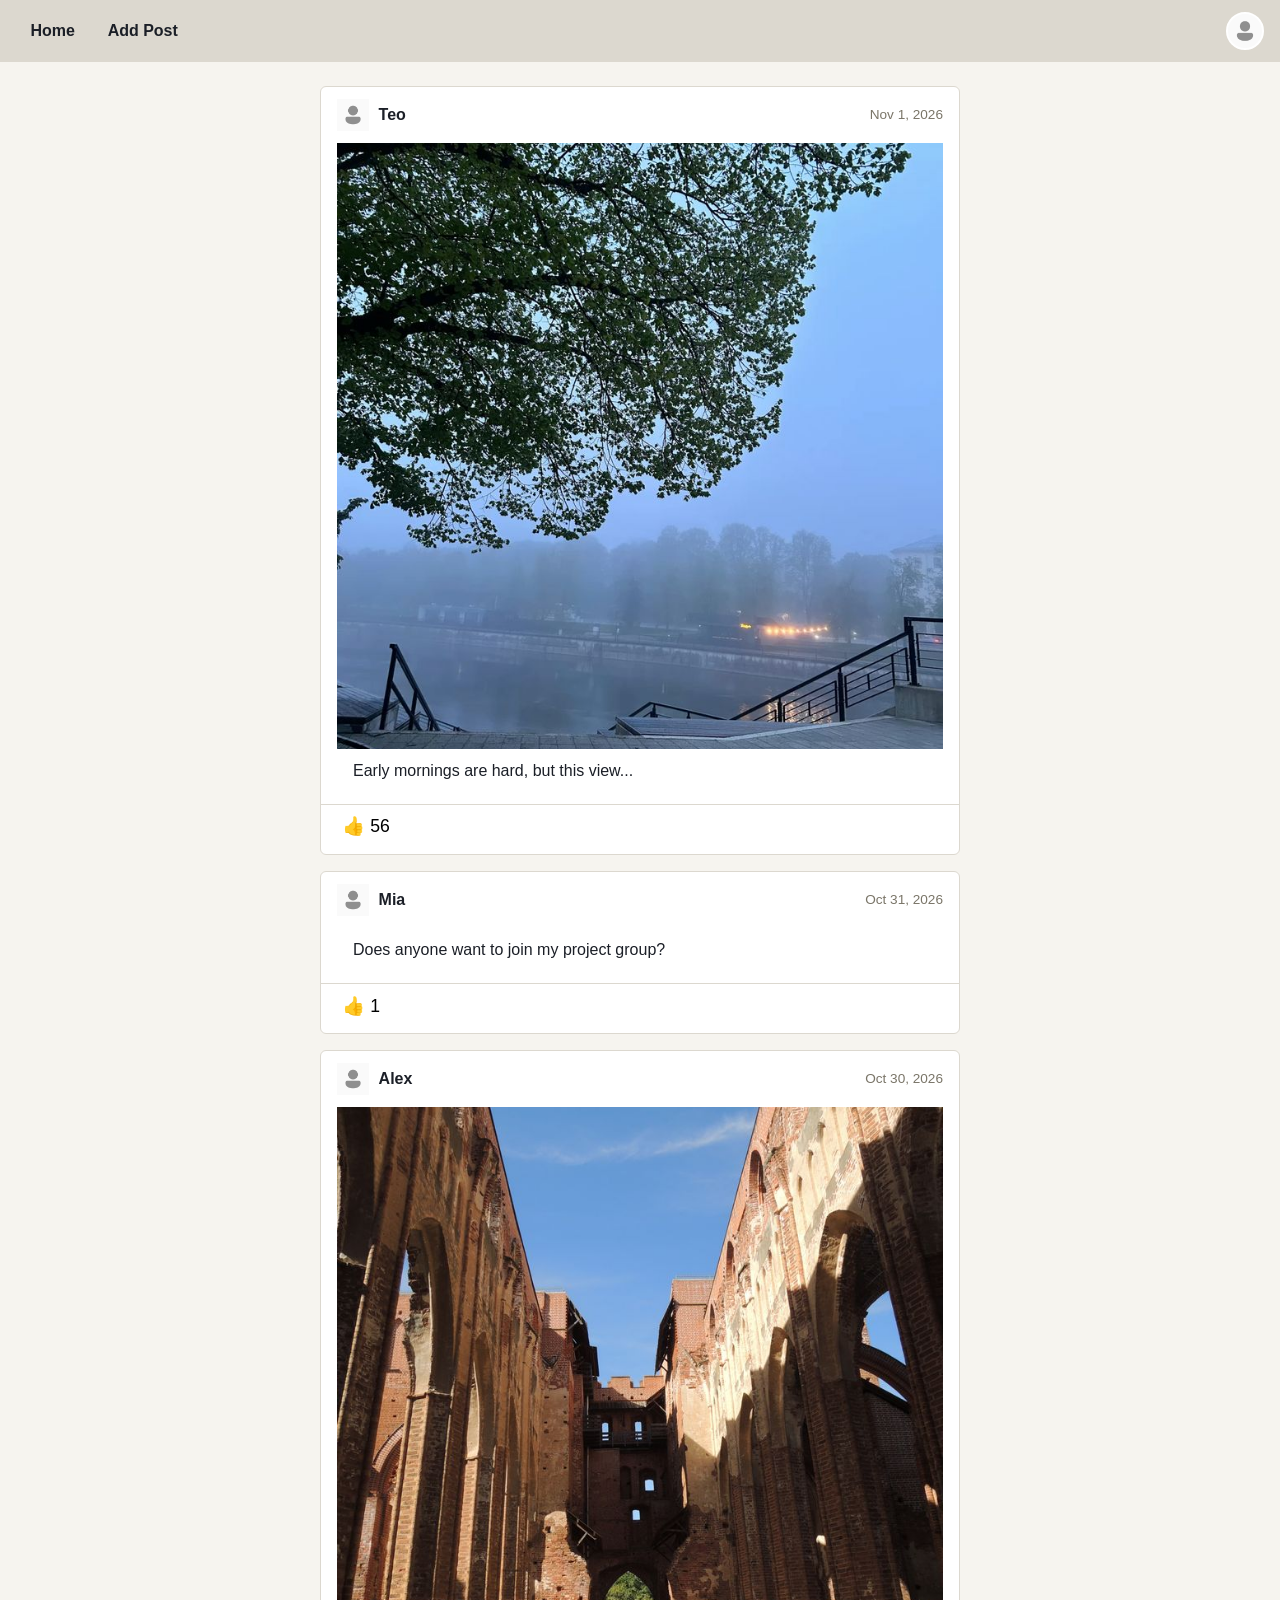
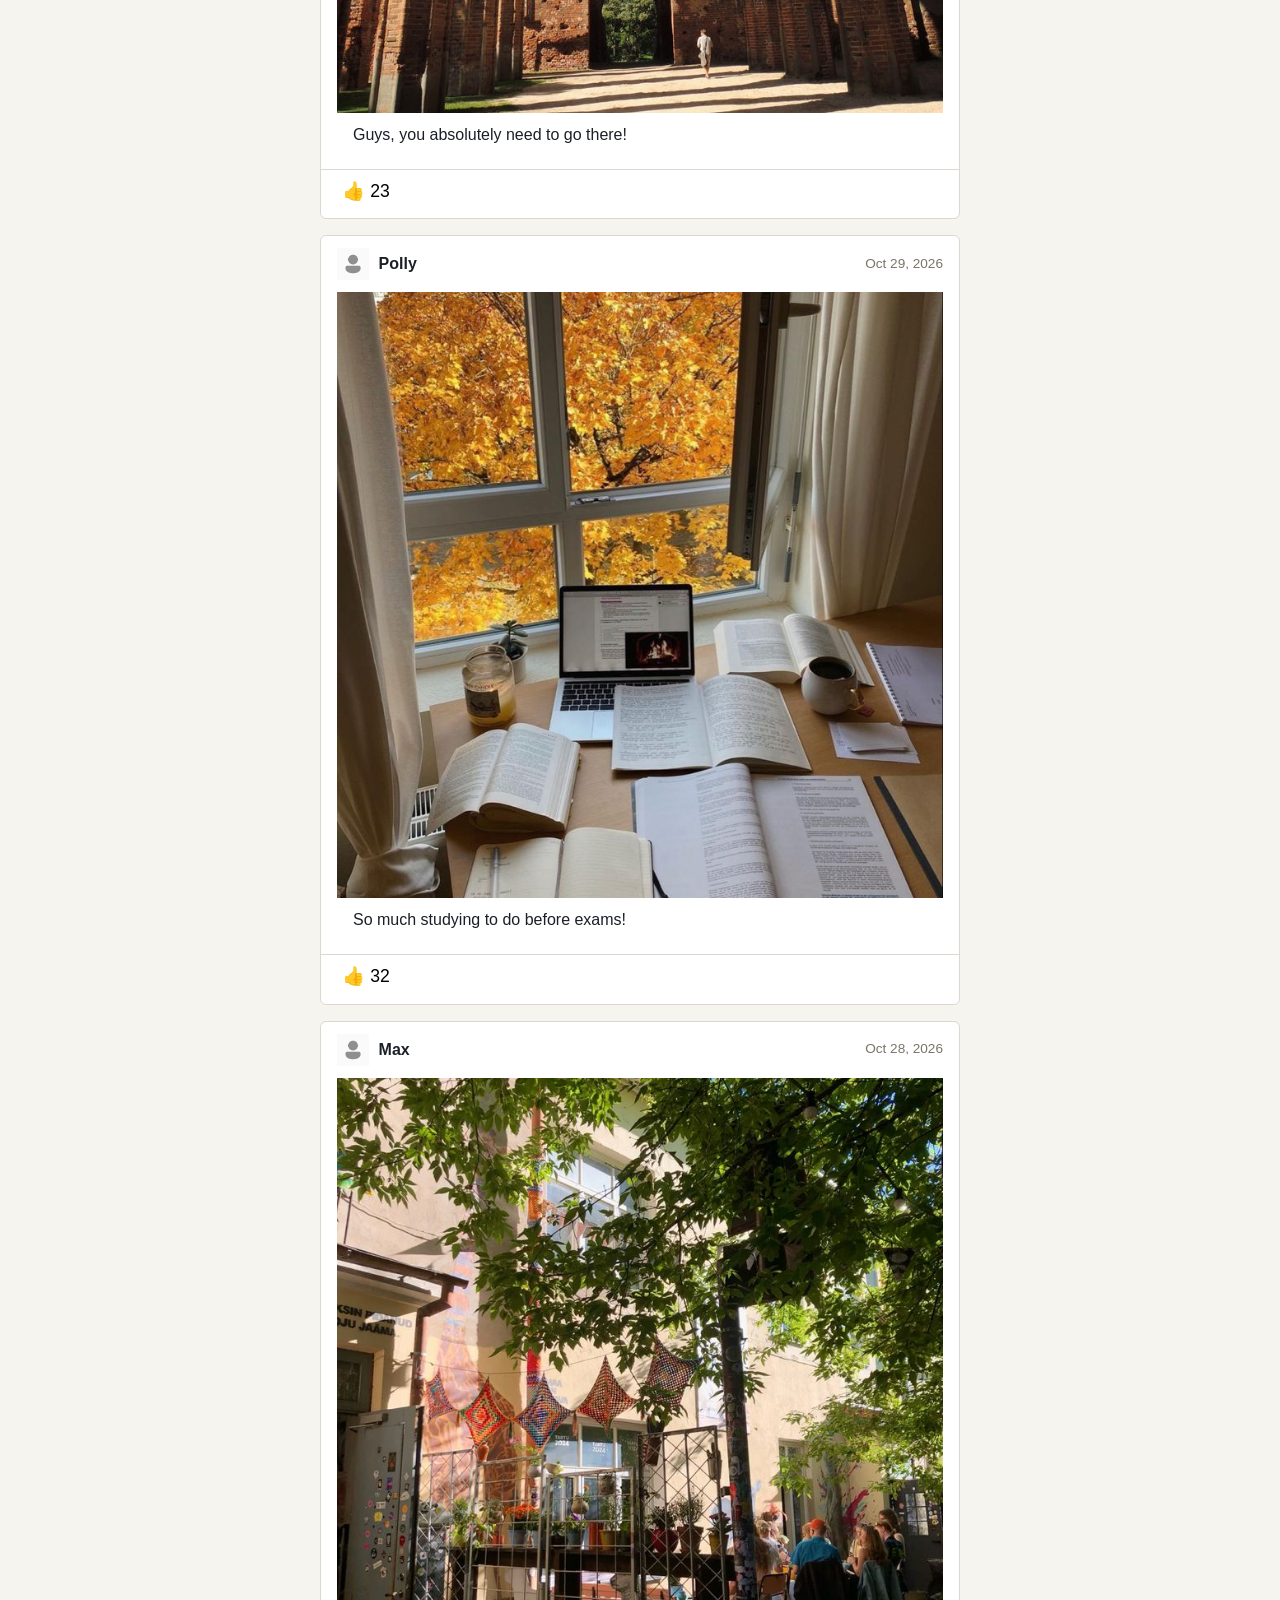
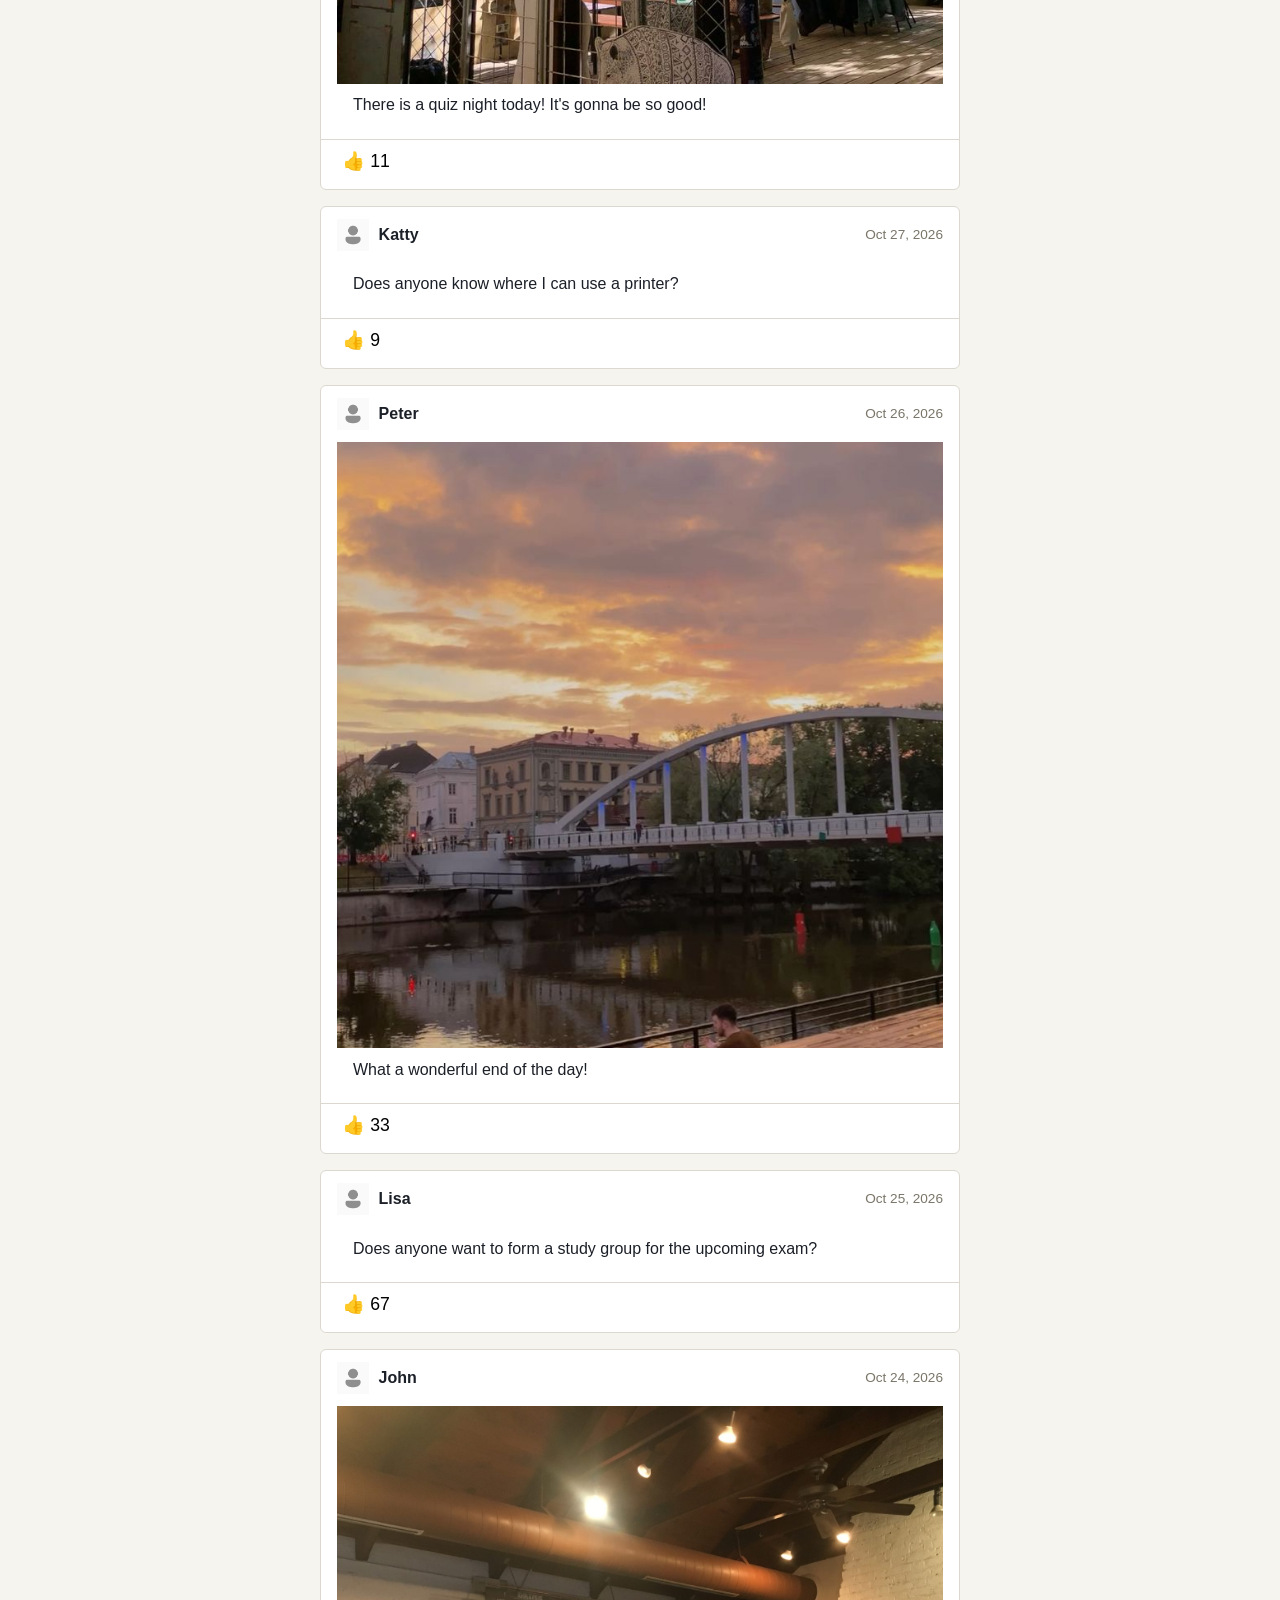
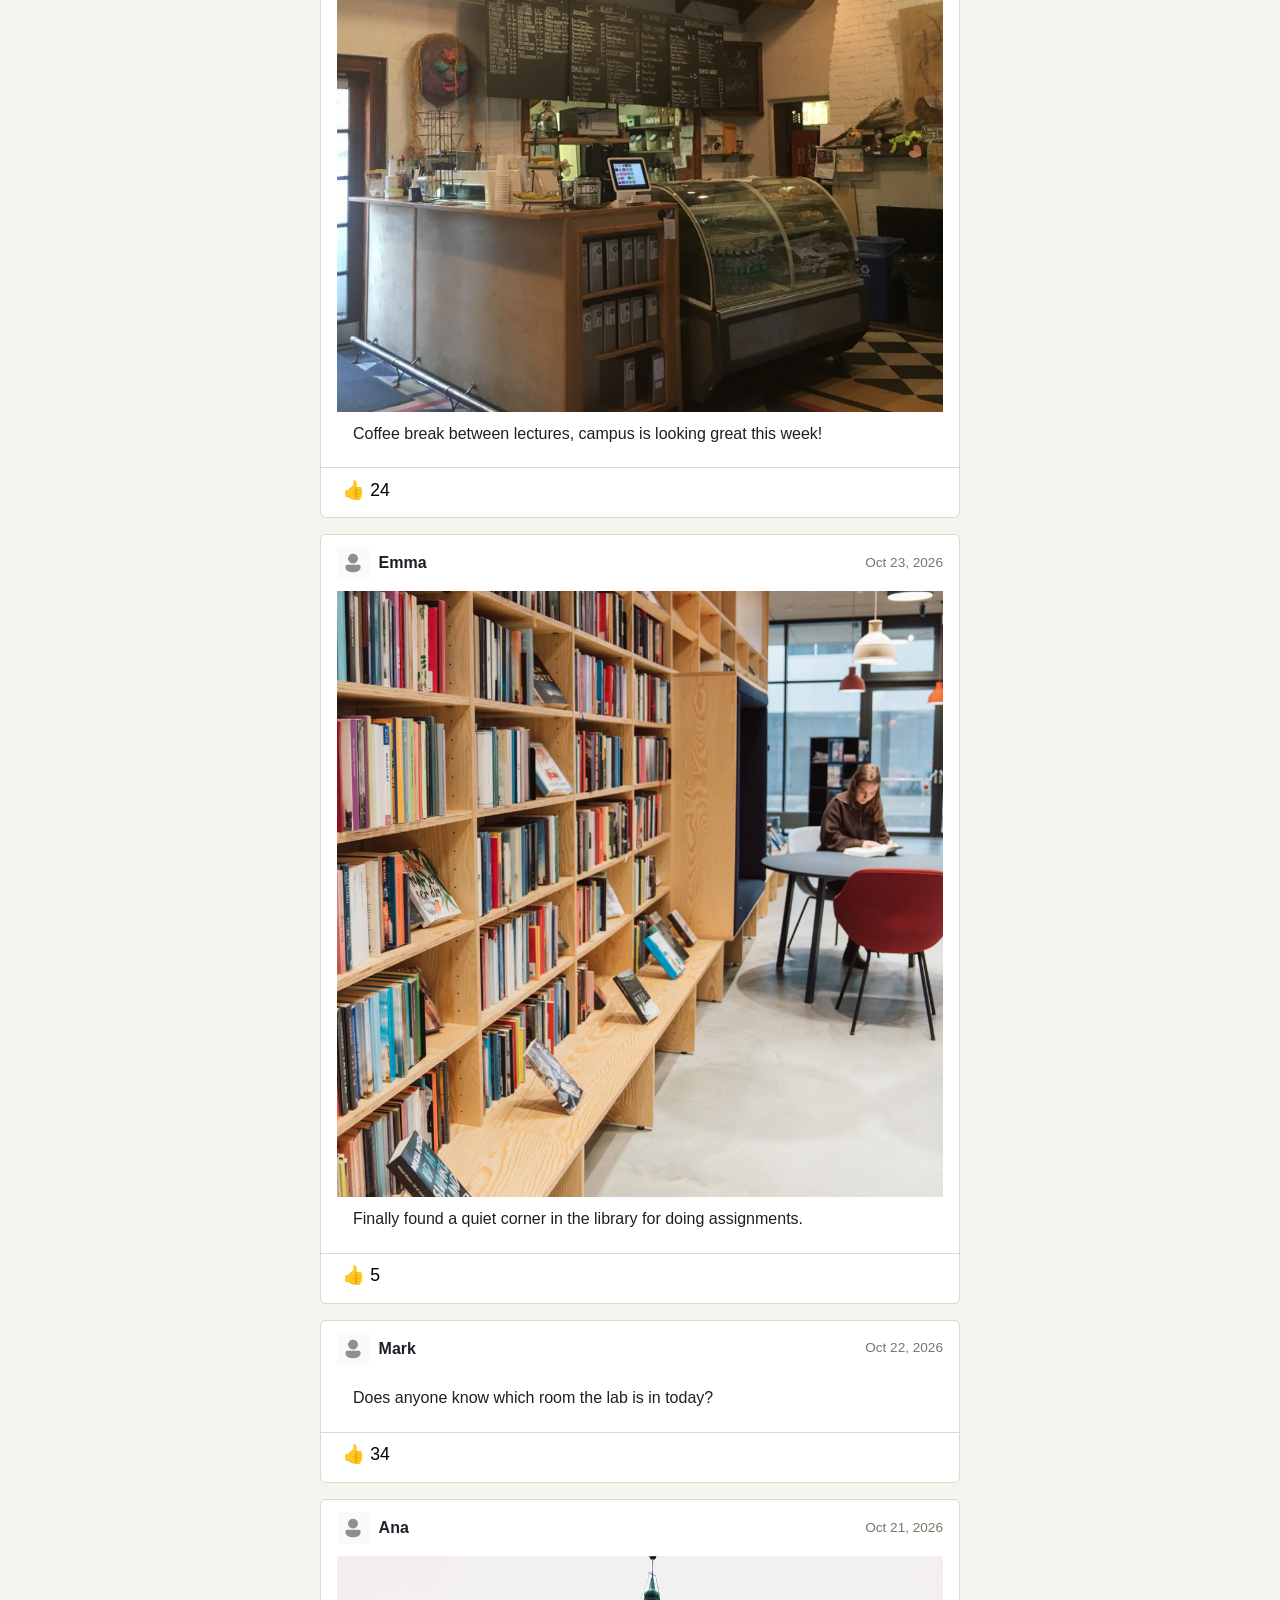
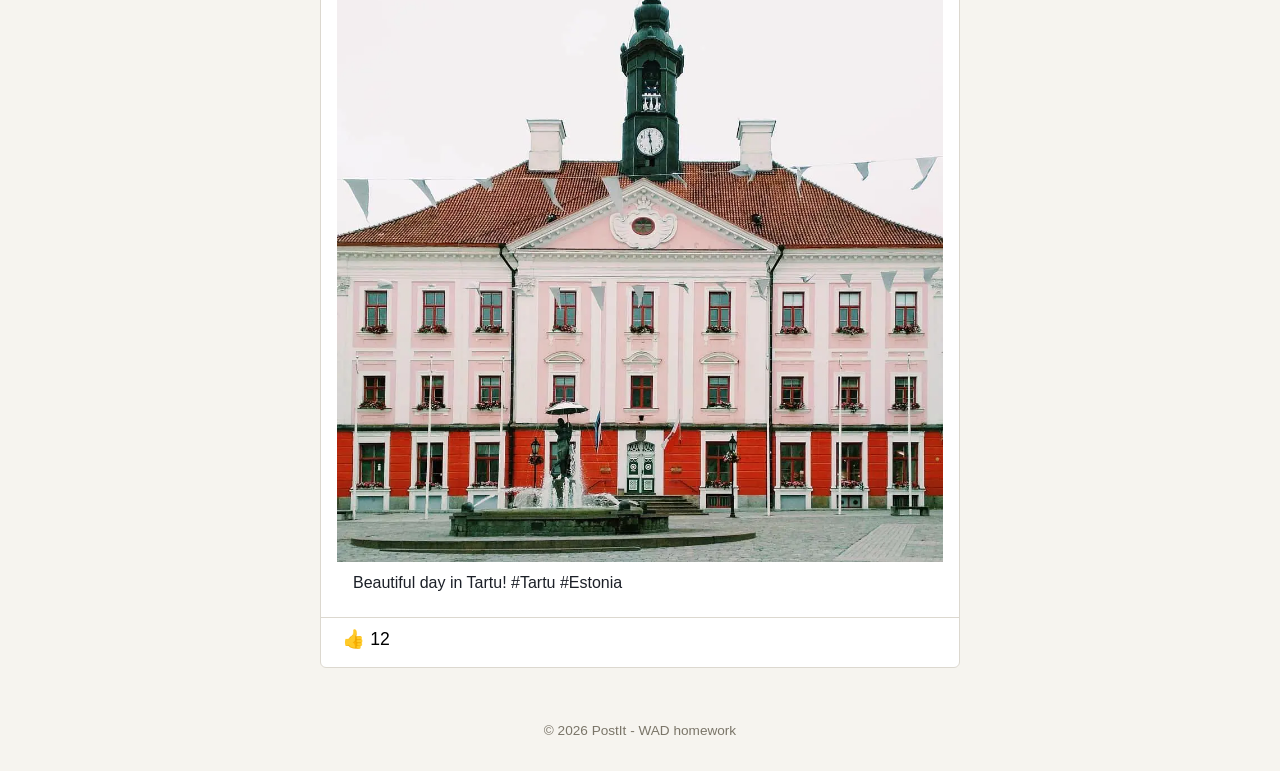
<file: index.html>
<!doctype html>
<html lang="en">

<head>
  <meta charset="UTF-8" />
  <meta name="viewport" content="width=device-width, initial-scale=1.0" />
  <!-- mobile usage -->
  <title>PostIt - Home</title>
  <link rel="stylesheet" href="index.css" />
</head>

<body>
  <!-- header: navigation links + account avatar -->
  <header>
    <nav>
      <!--navigation links-->
      <a href="index.html">Home</a>
      <a href="addPost.html">Add Post</a>
    </nav>
    <!-- avatar links to the login page -->
    <!-- aria-label for accessibility since the link contains only an image -->
    <div class="user-menu">
      <div class="avatar-btn" id="avatar-btn" style="cursor: pointer" aria-label="Account">
        <img src="images/daweid-icon-7797704_1920.png" alt="User Avatar" width="32" height="32" />
      </div>
    </div>
  </header>

  <!-- dropdown menu -->
  <div class="dropdown-menu" id="menu">
    <p>John Doe</p>
    <p>john.doe@ut.ee</p>
    <hr />
    <a href="login.html">Logout</a>
  </div>

  <!-- main: post feed -->
  <main>
    <!-- the posts are no longer added by hand:
                script.js fetches posts.js and creates one <arcitle class="post">
                for each post, then adds it into this empty section -->
    <section class="feed" id="feed" aria-label="Posts"></section>
  </main>

  <!-- footer -->
  <footer class="footer">
    <p>&copy; 2026 PostIt - WAD homework</p>
  </footer>

  <!-- all the logic (fetch, creating posts, like buttons) lives in script.js -->
  <script src="script.js" defer></script>
</body>

</html>
</file>
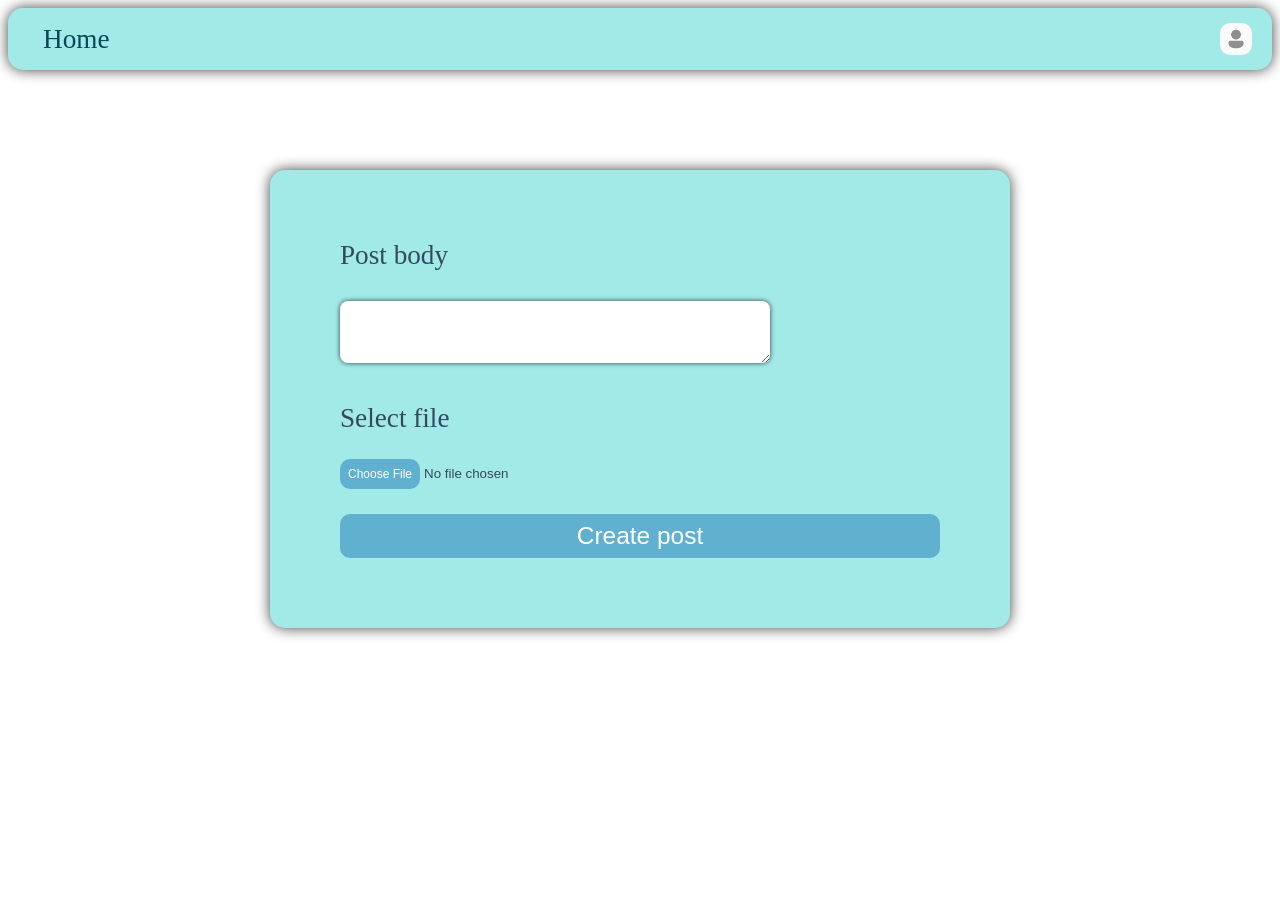
<file: addPost.html>
<!doctype html>
<html lang="en">

<head>
  <meta charset="UTF-8" />
  <meta name="viewport" content="width=device-width, initial-scale=1.0" />
  <title>Add Post</title>
  <link rel="stylesheet" href="addPost.css" />
</head>

<body>
  <header class="post_header">
    <nav>
      <a href="index.html" class="post_redirect">Home</a>
      <!-- navigation to home-->
    </nav>
    <div class="user-menu">
      <div class="avatar-btn" id="avatar-btn" style="cursor: pointer" aria-label="Account">
        <img class="avatar-img" src="images/daweid-icon-7797704_1920.png" alt="User Avatar" width="32" height="32" />
      </div>
    </div>
  </header>
  <!-- dropdown menu -->
  <div class="dropdown-menu" id="menu">
    <p>John Doe</p>
    <p>john.doe@ut.ee</p>
    <hr />
    <a href="login.html">Logout</a>
  </div>
  <main>
    <article class="post_section">
      <form action="index.html" class="post_form" method="get">
        <!-- form for adding post -->
        <label for="pbody">Post body </label>
        <textarea id="pbody" class="post_input"></textarea>
        <!-- area for post text -->

        <label for="file_upload"> Select file </label>
        <input type="file" id="file_upload" class="post_file" />
        <!-- enabling file uploading -->
        <input type="submit" class="post_submit" value="Create post" />
        <!-- create post button -->
      </form>
    </article>
  </main>
  <script src="script.js" defer></script>
</body>

</html>
</file>
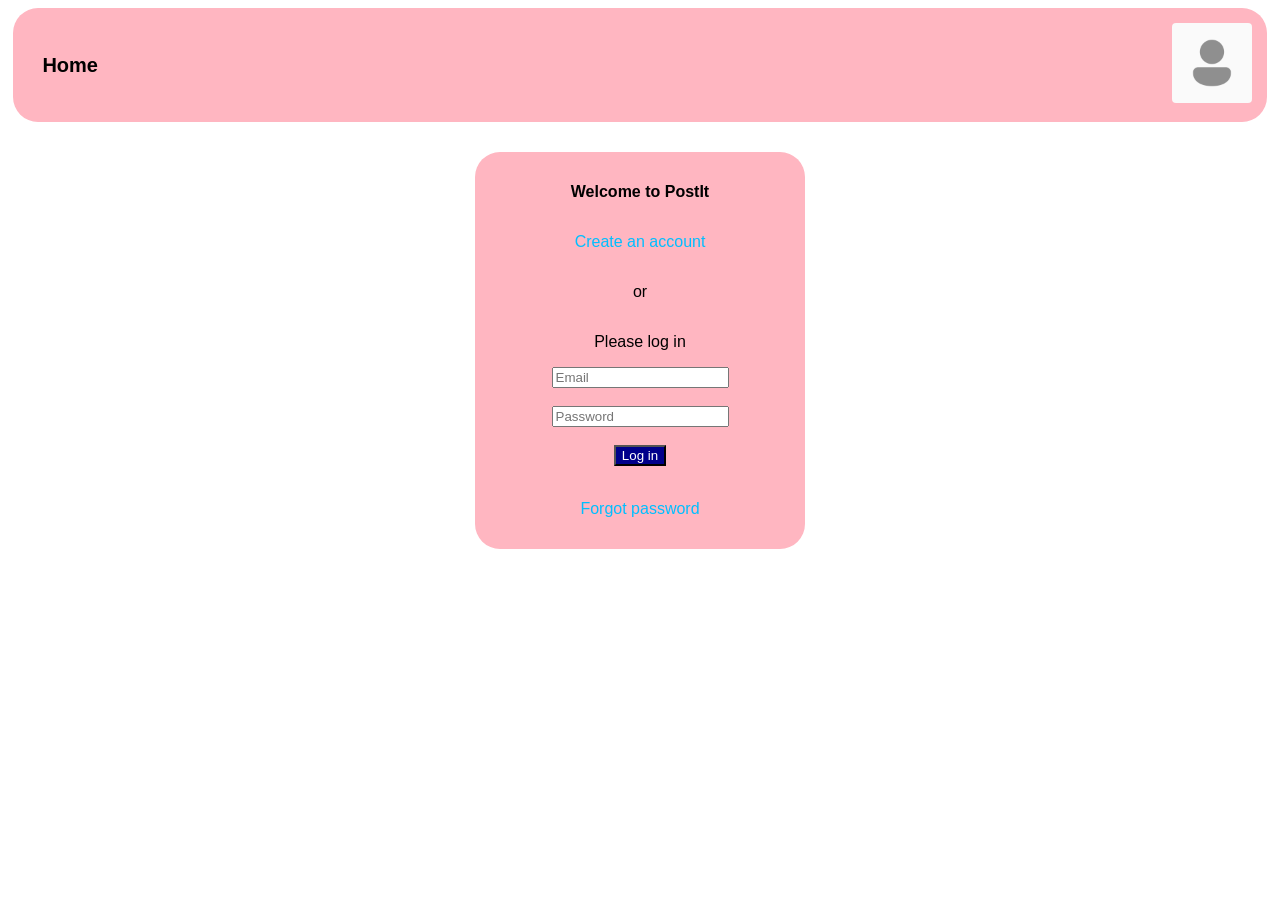
<file: login.html>
<!DOCTYPE html>
<html class="html" lang="en">

<head>
    <meta charset="UTF-8">
    <meta name="viewport" content="width=device-width, initial-scale=1.0"> <!-- mobile usage -->
    <link rel="stylesheet" href="login.css">
    <title>PostIt - Login</title>
</head>


<body>

    <!-- menu bar -->
    <header>
        <a href="index.html">Home</a> <!-- navigates to home -->
        <nav>
            <img src="images/daweid-icon-7797704_1920.png" alt="User Avatar" width="80" height="80">
            <!-- profile icon -->
        </nav>
    </header>

    <!-- login box -->
    <form action="index.html" method="get"> <!-- login button redirects to home -->
        <p><strong>Welcome to PostIt</strong></p>
        <p class="blue"> Create an account</p>
        <p>or</p>
        <p>Please log in</p>
        <input type="email" placeholder="Email" required><br> <!-- input box -->
        <input type="password" placeholder="Password" required><br> <!-- input box -->
        <button class="logInButton">Log in</button><br>
        <p class="blue">Forgot password</p>
    </form>

</body>

</html>
</file>
<file: index.css>
:root {
    --ink: #1b1f27;
    /* main text color */
    --paper: #f6f4ef;
    /* page background color */
    --card: #ffffff;
    /* background of post cards */
    --line: #dcd8cf;
    /* borders and header background */
    --accent: #2c4a6e;
    /* accent color (hover, liked state) */
    --accent-hover: #203854;
    /* darker accent color */
    --muted: #7a7568;
    /* grey text: dates, footer*/
}

/*make width/height include padding and border, so sizes are more predictable */
* {
    box-sizing: border-box;
    font-family: "Segoe UI", Helvetica, Arial, sans-serif;
}

/* base page styles */
body {
    margin: 0;
    background-color: var(--paper);
    color: var(--ink);
    line-height: 1.5;
    /* more readable spacing between lines */
}

/* header and navigation styles */

/* top bar: nav links on the left, avatar on the right */
header {
    display: flex;
    align-items: center;
    /* vertically center the items */
    justify-content: space-between;
    /* push nav left and avatar right */
    background: var(--line);
    padding: 0.75rem 1rem;
}

/* row of link (home, add post) */
nav {
    display: flex;
    gap: 0.25rem;
    /* small space between links */
}

nav a {
    padding: 0.4rem 0.9rem;
    border-radius: 4px;
    color: var(--ink);
    text-decoration: none;
    /* no underline */
    font-weight: 600;
    transition: background-color 0.25s ease;
    /* smooth hover effect */
}

/* hover effect: dark blue background with white text */
nav a:hover {
    background-color: var(--accent);
    color: #fff;
}

/* avatar (round profile picture)
   used twice: in header (post link) and in each post header */
.avatar-btn {
    width: 38px;
    height: 38px;
    border-radius: 50%;
    /* makes the square into a circle */
    background: #ffffff;
    border: 2px solid #fff;
    overflow: hidden;
    /* crop the image to the circle */
    display: block;
}

/* image fills the circle without being stretched */
.avatar-btn img {
    width: 100%;
    height: 100%;
    object-fit: cover;
    /* crop instead of distorting */
}

/* main content area */

/* centre the feed horizontally */
main {
    display: flex;
    justify-content: center;
    padding: 1.5rem;
}

/* vertical list of posts, max 640px wide */
.feed {
    display: flex;
    flex-direction: column;
    /* stack posts top to bottom */
    gap: 1rem;
    /* space between posts */
    width: 100%;
    max-width: 640px;
}

/* individual post card */
.post {
    background: var(--card);
    border: 1px solid var(--line);
    border-radius: 6px;
    overflow: hidden;
    /* keeps the image inside the rounded corners */

}

/* top row of a post: avatar, username, date
    ">" means only a .post-header that is a direct child of .post */
.post>.post-header {
    display: flex;
    align-items: center;
    gap: 0.6rem;
    padding: 0.75rem 1rem;
}

/* smaller avatar in the post header (overrides the 38px default above) */
.post-header .avatar {
    width: 32px;
    height: 32px;
    background: var(--paper);
    font-size: 1px solid var(--line);
}

/* date: grey, small, pushed to the far right of the row
    (margin-left: auto takes up all the free space on the left) */
.post-header time {
    margin-left: auto;
    color: var(--muted);
    font-size: 0.85rem;
}

/* "+" = the .post-body that comes directly after the .post-header */
.post-header+.post-body {
    padding: 0 1rem 0.75rem;
}

/* post image: full width, always square, cropped to fit */
.post-body img {
    display: block;
    /* removes the small gap under inline images */
    width: 100%;
    aspect-ratio: 1/1;
    object-fit: cover;
}

/* post text*/
.post-body p {
    margin: 0.6rem 1rem;
}

/* "~" = any .post-footer that comes after a .post-body (same parent)
    adds a thin line above the like button */
.post-body~.post-footer {
    padding: 0.5rem 1rem 0.85rem;
    border-top: 1px solid var(--line);
}

/* like button */

/* reset the default button so it looks like plain text with an emoji  */
.like-btn {
    background: none;
    border: none;
    cursor: pointer;
    font-size: 1.1rem;
    padding: 0.2rem 0.4rem;
    border-radius: 4px;
}

.like-btn:hover {
    background: var(--paper); /* light highlight on hover */
}

*/

/* the "liked" class is added/removed by the javascript in index.html */
.like-btn.liked {
    color: var(--accent);
}

/* page footer */
.footer {
    text-align: center;
    padding: 1rem;
    font-size: 0.85rem;
    color: var(--muted);
}

/* mobile styles
    applied only when the screen is 480px wide or less (phones)
    smaller paddings and fonts so everything fits */
@media (max-width: 480px) {
    header {
        padding: 0.6rem 0.8rem;
    }

    nav a {
        padding: 0.35rem 0.6rem;
        font-size: 0.9rem;
    }

    main {
        padding: 0.75rem;
    }

    .feed {
        gap: 0.75rem;
    }
}

/* dropdown menu box */
.dropdown-menu {
    display: flex;
    flex-direction: column;
    background: var(--line);
    padding: 15px;
    margin: 10px;
    border-radius: 30px;
    font-weight: 600;
    display: none;
    position: absolute;
    right: 0;
}

.dropdown-menu.show {
    display: block;
}

/* logout button */
div a {
    text-decoration: none;
    color: black;
    padding: 7px;
    font-weight: 600;
}

div a:hover {
    background-color: var(--accent);
    color: #fff;
    border-radius: 4px;
    padding: 7px;
    font-weight: 600;
    transition: background-color 0.25s ease;
    /* smooth hover effect */
}
</file>
<file: addPost.css>
/* addPost.html style*/

/*style for the header*/
.post_header {
    padding: 15px 20px;
    background-color: #a2eae8;
    box-shadow: 0px 0px 14px 0px rgba(0, 0, 0, 0.75);
    position: sticky;
    top: 0;
    border-radius: 15px;
    color: #34495e;
    font-size: 1.7em;
    display: flex;
    flex-direction: row;
    justify-content: space-between;
    align-items: center;
}

/*style for "Home" in header*/
.post_header nav a {
    text-decoration: none;
    color: #08465a;
    padding: 5px 15px;
    border-radius: 8px;
}

/*style for icon in header*/
.avatar-img {
    border-radius: 10px;
    display: block;
}

/* general style for post section*/
.post_section {
    margin: 100px auto;
    max-width: 600px;
    padding: 70px;
    background-color: #a2eae8;
    box-shadow: 0px 0px 14px 0px rgba(0, 0, 0, 0.75);
    border-radius: 15px;
    color: #34495e;
    font-size: 1.7em;
}

/*form display*/
article>form {
    display: flex;
    flex-direction: column;
    gap: 15px;
}

/*style for the text area*/
label+textarea {
    width: 100%;
    max-width: 400px;
    padding: 15px;
    font-size: 0.9rem;
    border-radius: 8px;
    border: none;
    box-shadow: 0px 0px 5px 0px rgba(0, 0, 0, 0.75);
    margin-top: 15px;
    margin-bottom: 25px;
    resize: vertical;
    /*only vertical resizing*/
}

/*style for "Create post" and "Choose file" buttons*/
label~input[type="submit"],
.post_file::file-selector-button {
    padding: 8px 8px;
    font-size: 0.9em;
    background-color: rgb(96, 176, 207);
    color: #ffffff;
    border: none;
    border-radius: 10px;
    cursor: pointer;
    /*cursor changes on pointer hand*/
    margin-top: 10px;
}

/*style for hovering over "Create post" and "Choose file" buttons*/
label~input[type="submit"]:hover,
.post_file::file-selector-button:hover {
    background-color: #82ddae;
}

/*style for hovering over "Home" in header*/
.post_header nav a:hover {
    background-color: #82ddae;
}

/*display for max-width: 799px*/
@media (max-width: 799px) {
    .post_header {
        flex-direction: column;
        gap: 15px
    }

    .post_section {
        padding: 20px;
    }
}

/* dropdown menu box */
.dropdown-menu {
    display: flex;
    flex-direction: column;
    background-color: #a2eae8;
    padding: 0.75rem 1rem;
    margin: 10px;
    border-radius: 15px;
    color: #34495e;
    display: none;
    position: absolute;
    right: 0;
    box-shadow: 0px 0px 14px 0px rgba(0, 0, 0, 0.75);
    font-size: 1.3em;
}

.dropdown-menu.show {
    display: block;
}

/* logout button */
div a {
    text-decoration: none;
    color: #34495e;
    padding: 7px;
}

div a:hover {
    background-color: #82ddae;
    border-radius: 10px;
    padding: 7px;
}
</file>
<file: login.css>
/*font for the entire page*/
* {
    font-family: Arial, Helvetica, sans-serif;
}

/*style for the menu bar*/
header {
    background-color: lightpink;
    padding: 15px;
    margin: 5px;
    border-radius: 25px;
    display: flex;
    justify-content: space-between;
    align-items: center;
}

header img {
    border-radius: 4px;
}

/* redirection to home*/
header a {
    padding: 0.4rem 0.9rem;
    /* top and right padding */
    border-radius: 4px;
    color: black;
    text-decoration: none;
    font-weight: 600;
    transition: background-color 0.25s ease;
    /* eases the transition slightly */
    font-size: 20px;
}

header a:hover {
    background-color: #82ddae;
}

/*style for the login box*/

/* blue color for two lines */
.blue {
    color: deepskyblue;
}

/* inside of the login box */
form {
    width: 300px;
    background-color: lightpink;
    padding: 15px;
    margin: 30px auto;
    border-radius: 25px;
    display: flex;
    flex-direction: column;
    align-items: center;
}

/* button style */
.logInButton {
    background-color: darkblue;
    color: white;
    /* text color */
}
</file>
